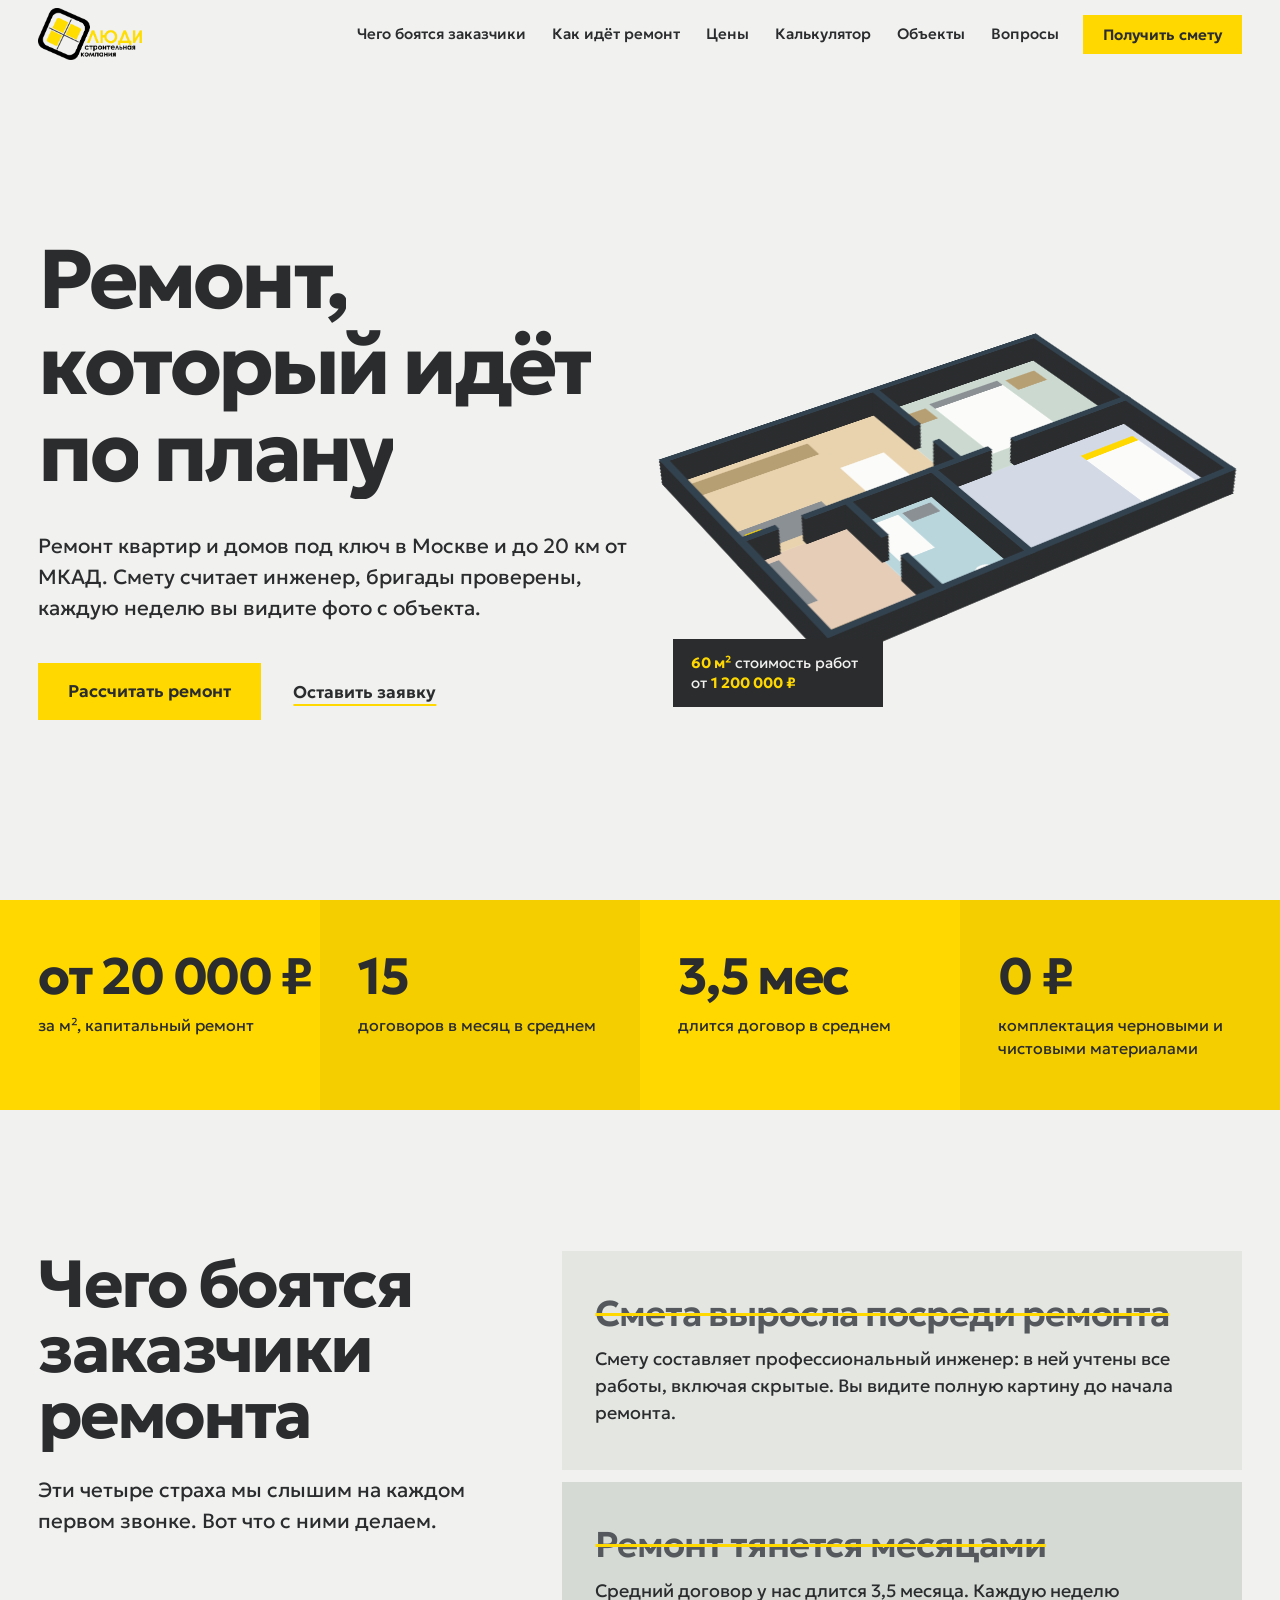
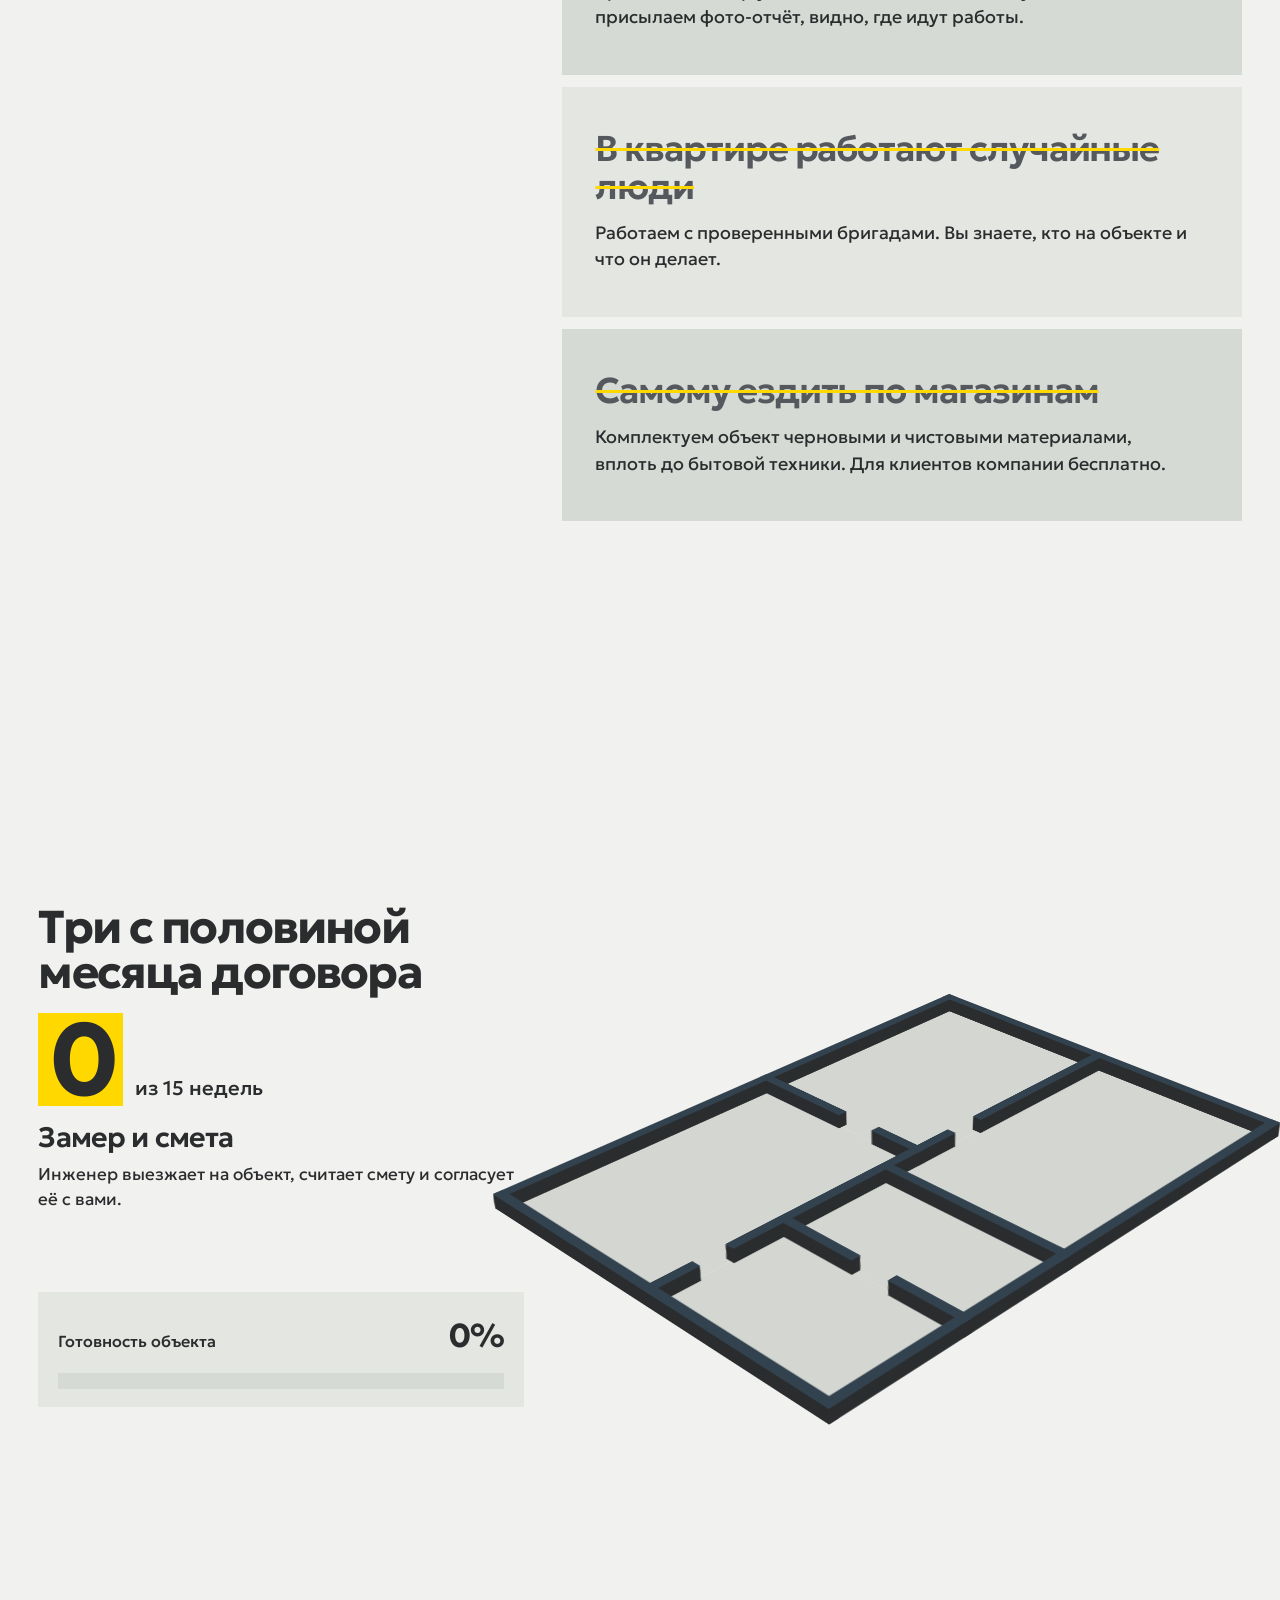
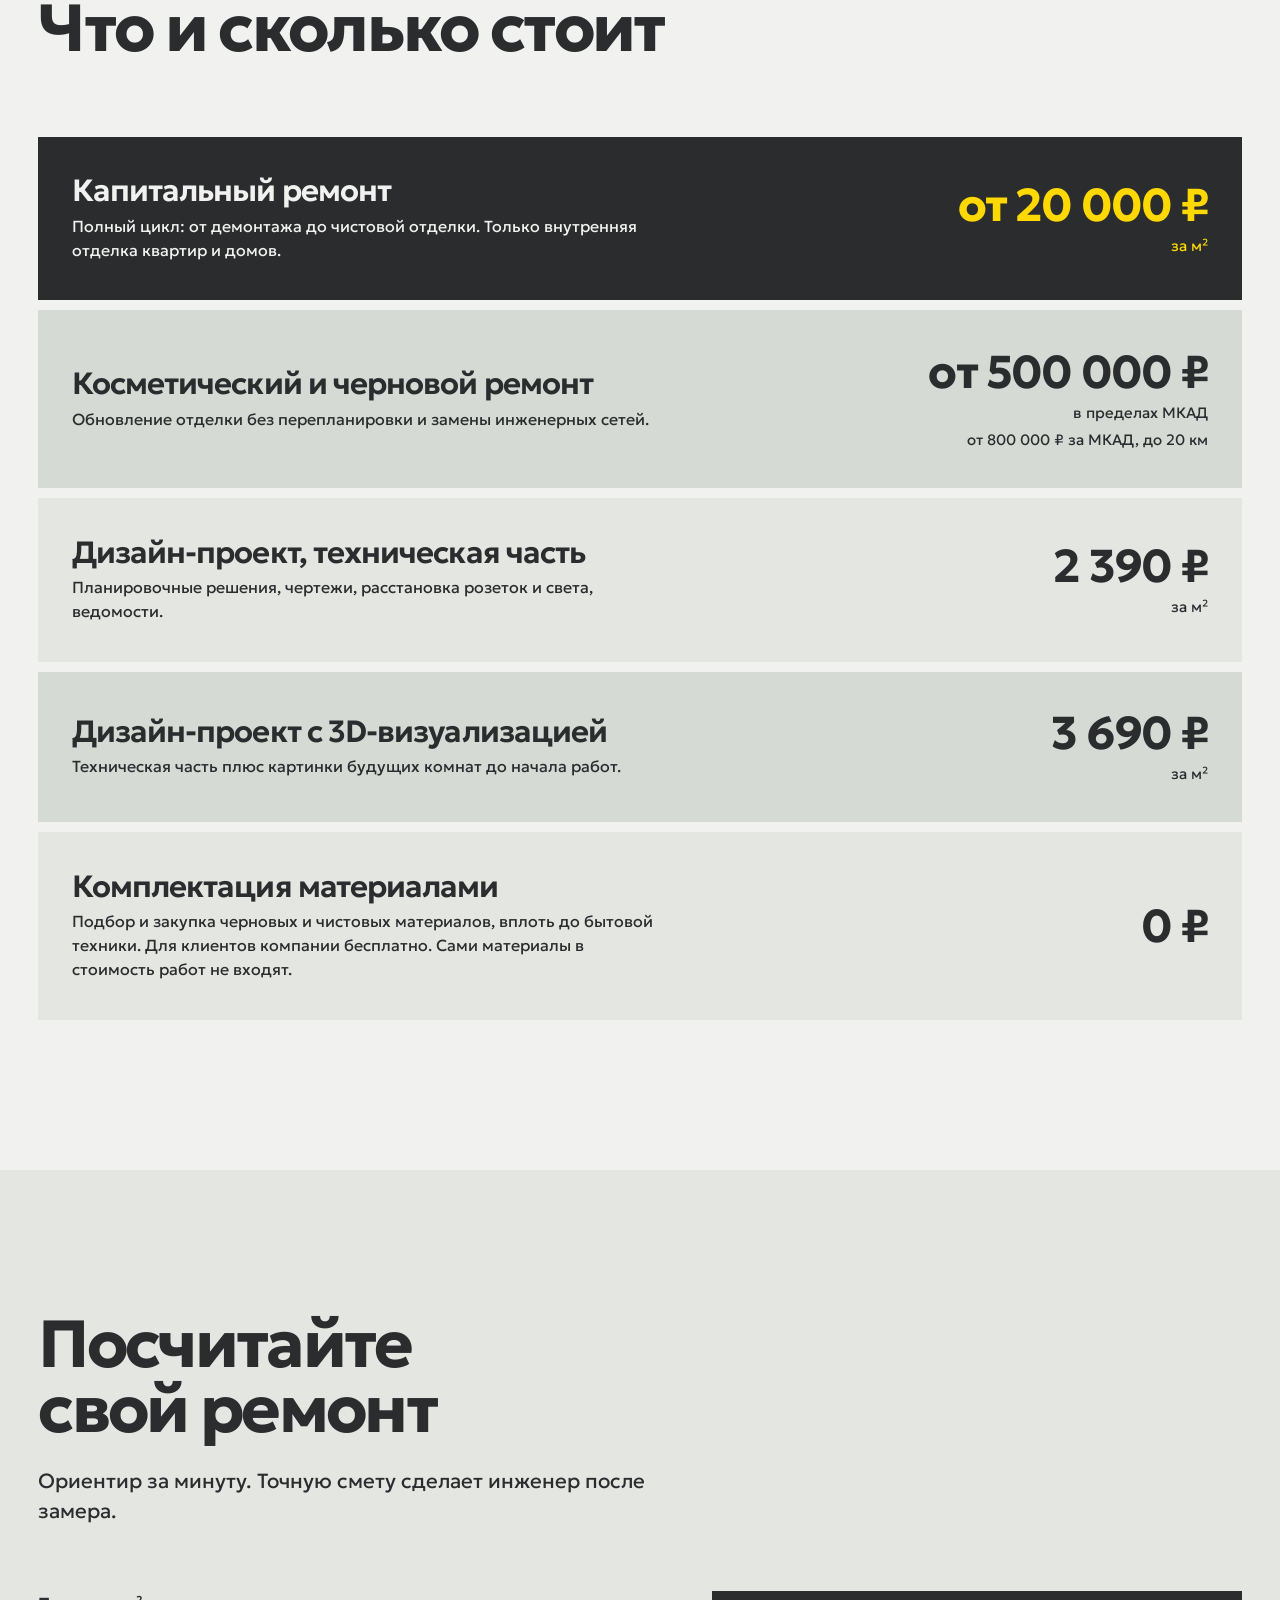
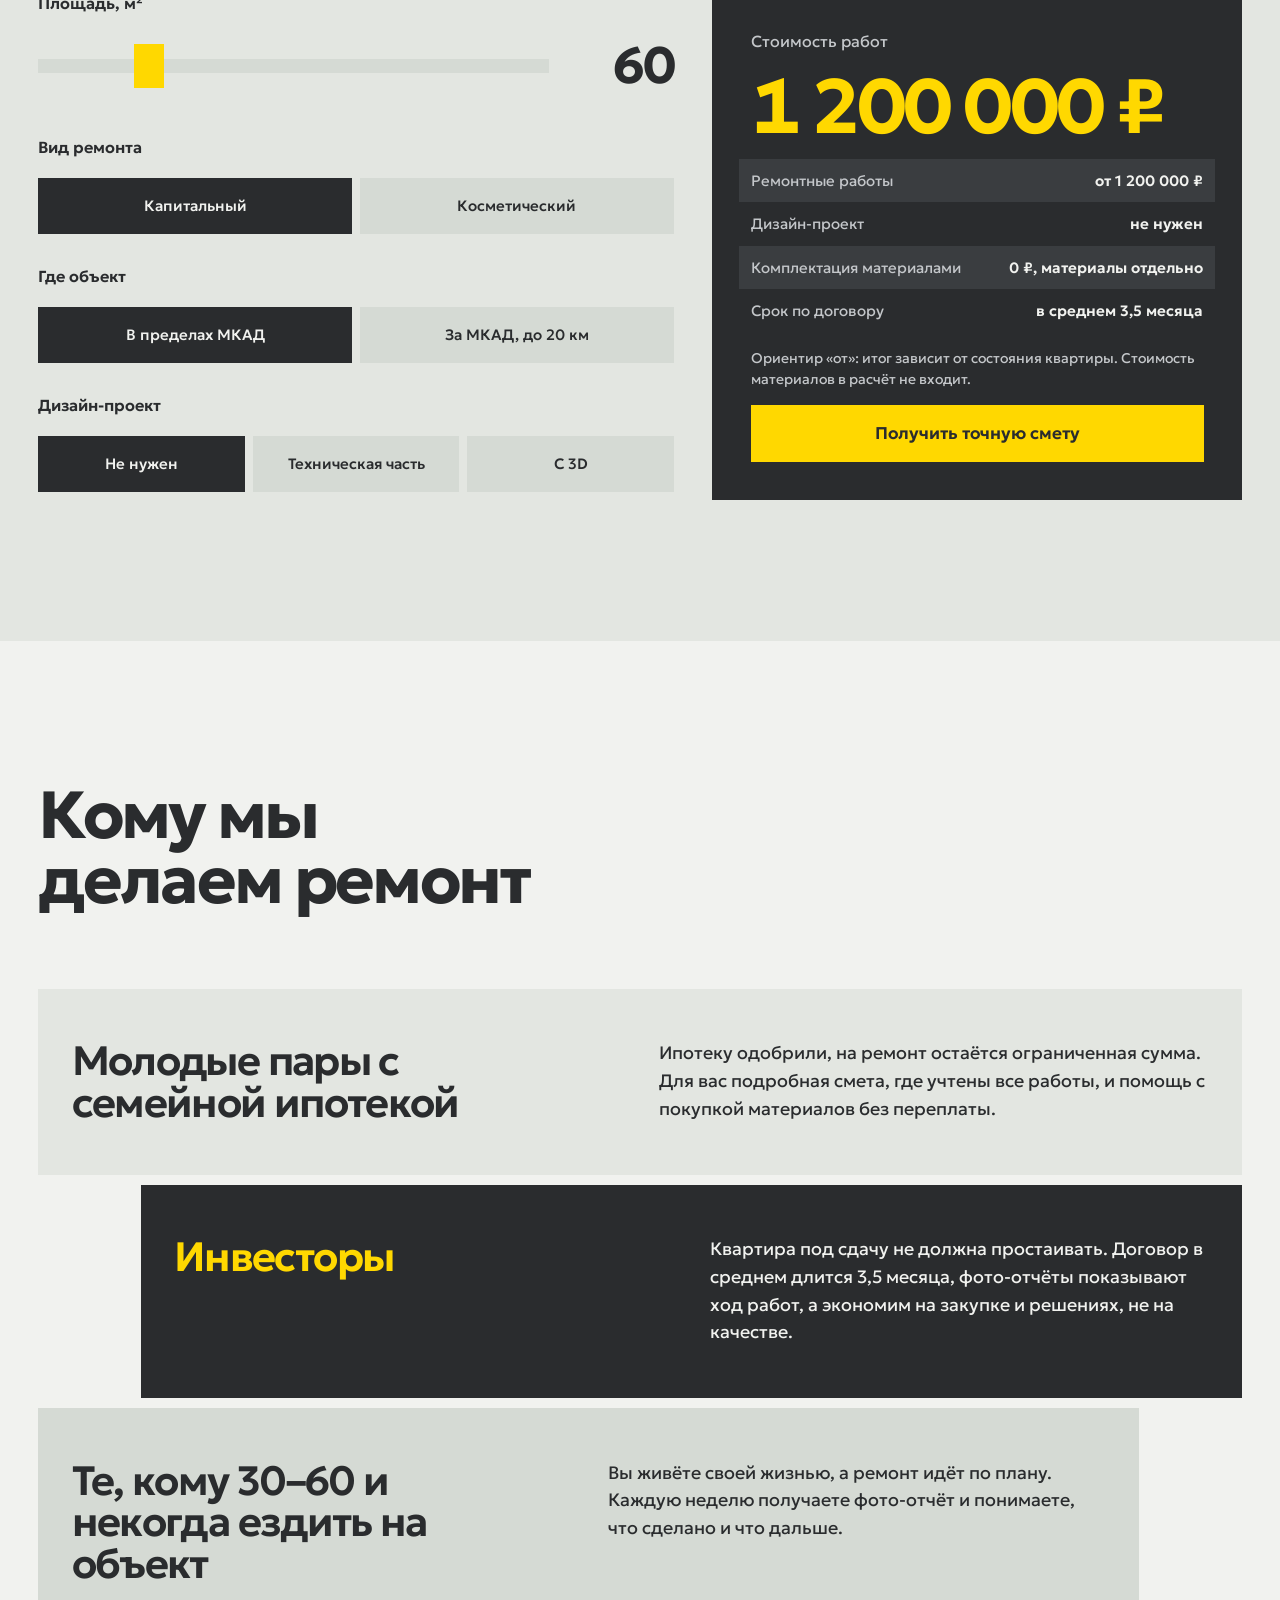
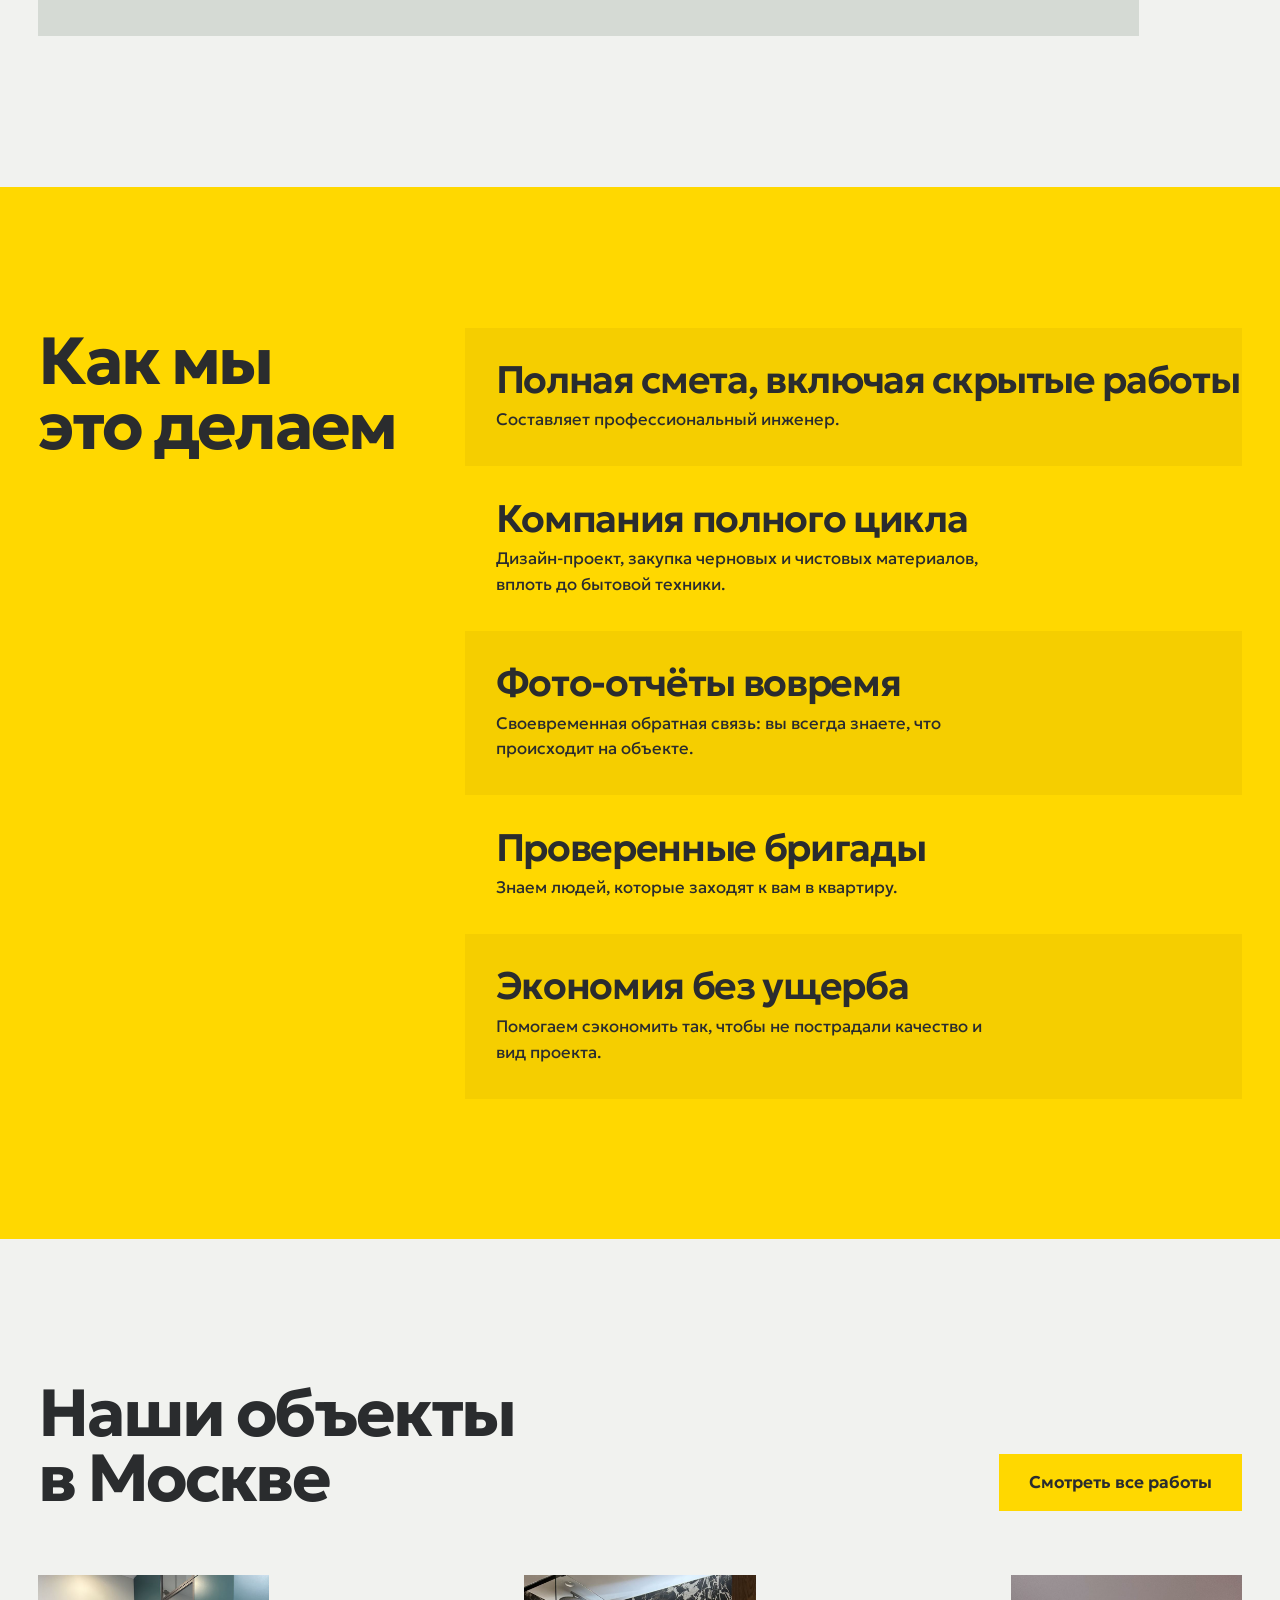
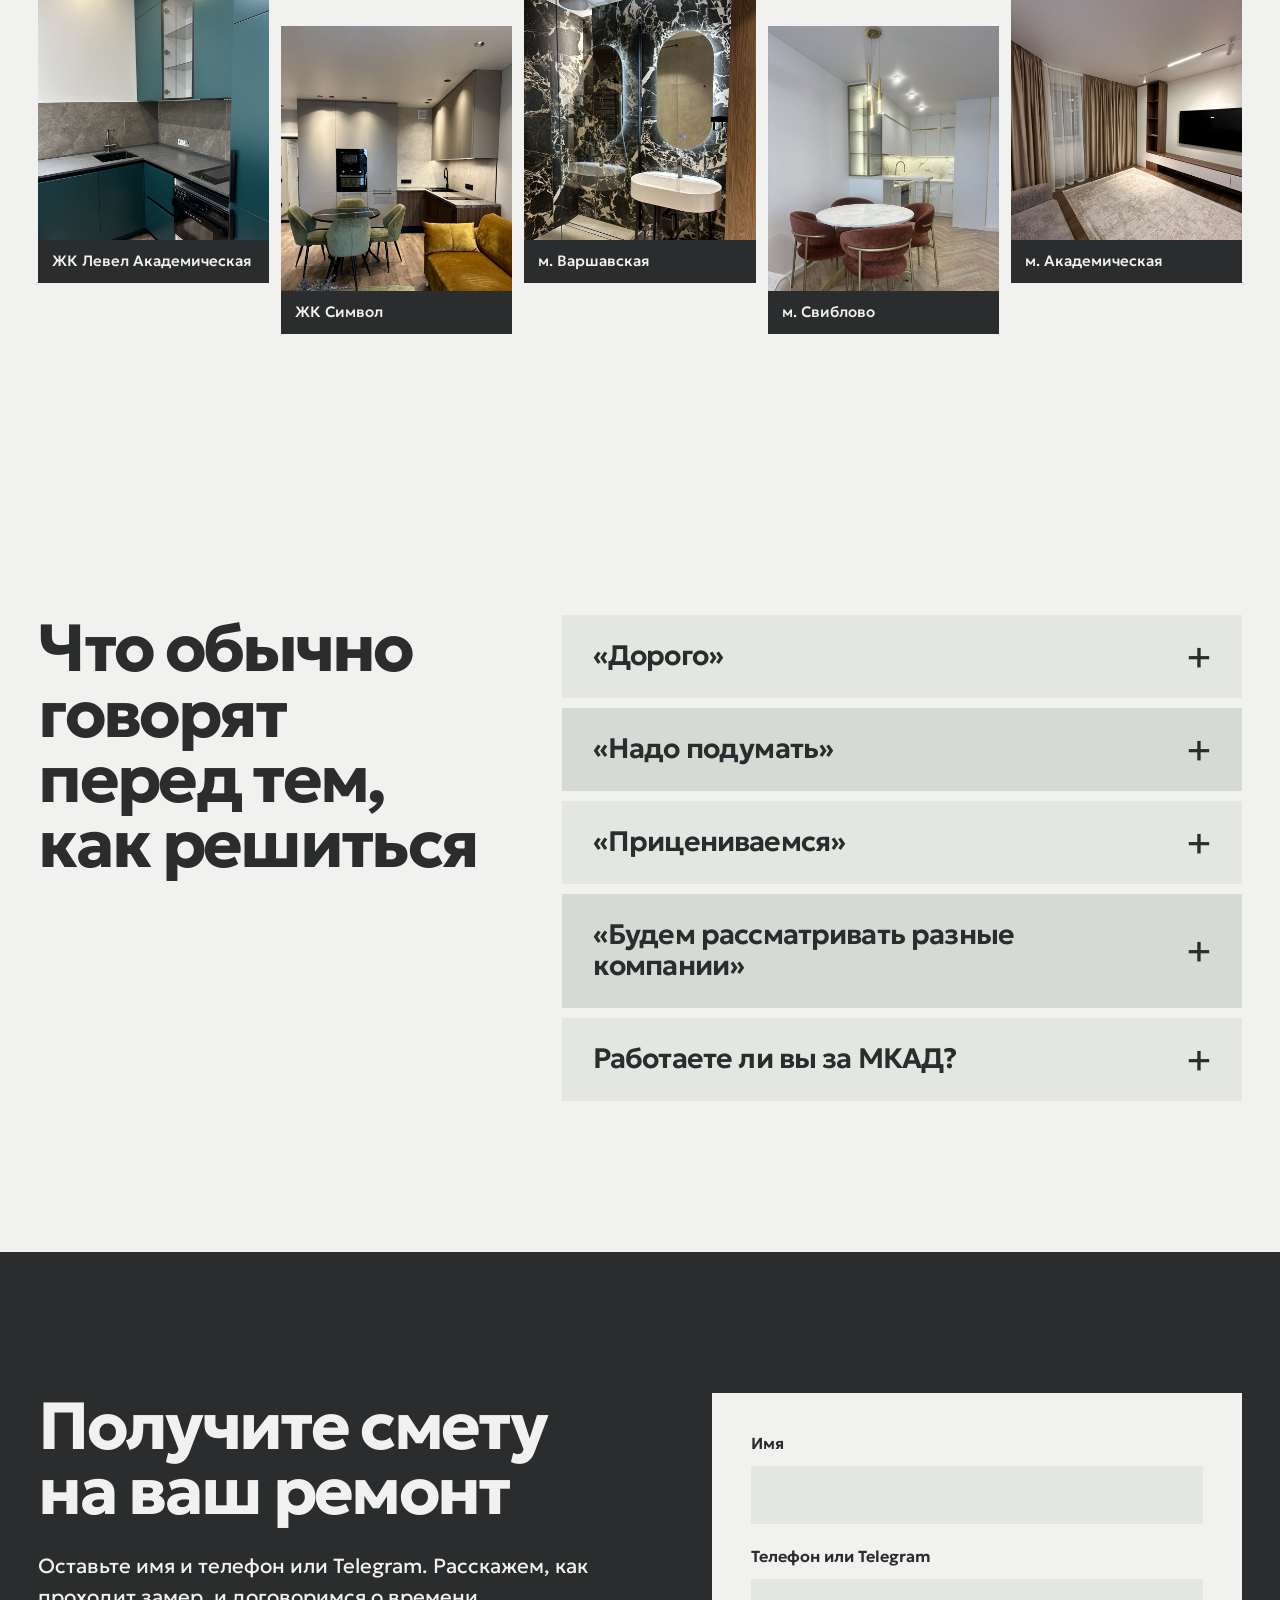
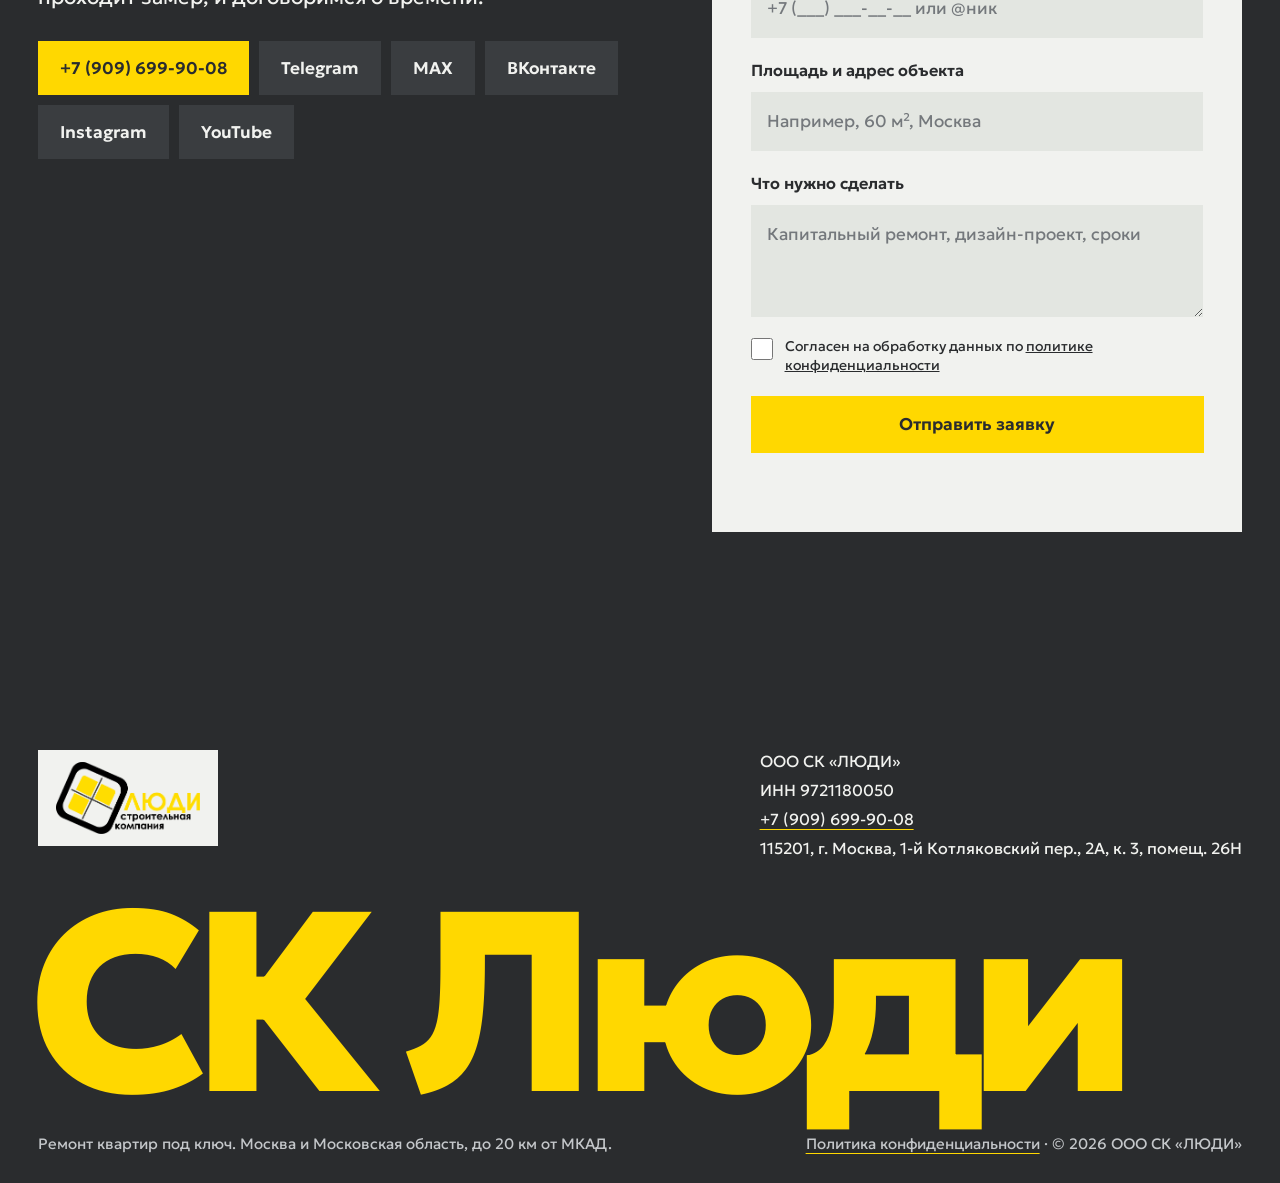
<file: index.html>
<!doctype html>
<html lang="ru">
<head>
<meta charset="utf-8">
<meta name="viewport" content="width=device-width, initial-scale=1">
<title>СК Люди — ремонт квартир под ключ в Москве и МО</title>
<meta name="description" content="Ремонт квартир под ключ в Москве и до 20 км от МКАД: капитальный от 20 000 ₽/м², косметический от 500 000 ₽. Смета от инженера со всеми работами, фото-отчёты, комплектация материалами бесплатно.">
<meta property="og:title" content="СК Люди — ремонт квартир под ключ">
<meta property="og:description" content="Ремонт квартир под ключ в Москве и МО. Смета от инженера, проверенные бригады, фото-отчёты каждую неделю.">
<meta property="og:type" content="website">
<meta name="theme-color" content="#F1F2EF">
<script>document.documentElement.classList.add('js')</script>
<link rel="icon" href="img/logo.png">
<link rel="preconnect" href="https://fonts.googleapis.com">
<link rel="preconnect" href="https://fonts.gstatic.com" crossorigin>
<link href="https://fonts.googleapis.com/css2?family=Geologica:wght@300;400;500;600;700;800&display=swap" rel="stylesheet">
<link rel="stylesheet" href="styles.css">
</head>
<body>

<header class="header" id="header">
  <div class="header__inner">
    <a class="logo" href="#top" aria-label="СК Люди, на главную"><img src="img/logo.png" width="88" height="44" alt="СК Люди, строительная компания"></a>
    <nav class="nav" id="nav" aria-label="Разделы">
      <a href="#why">Чего боятся заказчики</a>
      <a href="#way">Как идёт ремонт</a>
      <a href="#price">Цены</a>
      <a href="#calc">Калькулятор</a>
      <a href="#works">Объекты</a>
      <a href="#faq">Вопросы</a>
    </nav>
    <a class="btn btn--small header__cta" href="#contact"><span>Получить смету</span></a>
    <button class="burger" id="burger" aria-label="Меню" aria-expanded="false"><i></i><i></i></button>
  </div>
</header>

<main id="top">

<!-- HERO -->
<section class="hero">
  <div class="hero__text">
    <h1 class="hero__title" data-split>Ремонт, который идёт по плану</h1>
    <p class="hero__lead">Ремонт квартир и домов под ключ в Москве и до 20 км от МКАД. Смету считает инженер, бригады проверены, каждую неделю вы видите фото с объекта.</p>
    <div class="hero__actions">
      <a class="btn" href="#calc" data-magnet><span>Рассчитать ремонт</span></a>
      <a class="textlink" href="#contact">Оставить заявку</a>
    </div>
  </div>
  <div class="hero__plan" aria-label="Схема квартиры 60 м²">
    <div class="iso" id="heroIso"></div>
    <p class="tag tag--hero"><b>60 м²</b> стоимость работ от <b>1 200 000 ₽</b></p>
  </div>
</section>

<!-- NUMBERS -->
<section class="facts" aria-label="Коротко о компании">
  <div class="facts__item" data-reveal><p class="facts__n">от <span data-target="20" data-fmt="k">20</span> 000 ₽</p><p class="facts__t">за м², капитальный ремонт</p></div>
  <div class="facts__item" data-reveal><p class="facts__n"><span data-target="15">15</span></p><p class="facts__t">договоров в месяц в среднем</p></div>
  <div class="facts__item" data-reveal><p class="facts__n">3,5 мес</p><p class="facts__t">длится договор в среднем</p></div>
  <div class="facts__item" data-reveal><p class="facts__n">0 ₽</p><p class="facts__t">комплектация черновыми и чистовыми материалами</p></div>
</section>

<!-- WHY -->
<section class="why" id="why">
  <div class="why__head">
    <h2 class="h2" data-reveal>Чего боятся заказчики ремонта</h2>
    <p class="lead" data-reveal>Эти четыре страха мы слышим на каждом первом звонке. Вот что с ними делаем.</p>
  </div>
  <ol class="why__list">
    <li class="why__row" data-reveal>
      <p class="why__fear">Смета выросла посреди ремонта</p>
      <p class="why__fix">Смету составляет профессиональный инженер: в ней учтены все работы, включая скрытые. Вы видите полную картину до начала ремонта.</p>
    </li>
    <li class="why__row" data-reveal>
      <p class="why__fear">Ремонт тянется месяцами</p>
      <p class="why__fix">Средний договор у нас длится 3,5 месяца. Каждую неделю присылаем фото-отчёт, видно, где идут работы.</p>
    </li>
    <li class="why__row" data-reveal>
      <p class="why__fear">В квартире работают случайные люди</p>
      <p class="why__fix">Работаем с проверенными бригадами. Вы знаете, кто на объекте и что он делает.</p>
    </li>
    <li class="why__row" data-reveal>
      <p class="why__fear">Самому ездить по магазинам</p>
      <p class="why__fix">Комплектуем объект черновыми и чистовыми материалами, вплоть до бытовой техники. Для клиентов компании бесплатно.</p>
    </li>
  </ol>
</section>

<!-- WAY: scroll scene -->
<section class="way" id="way" aria-label="Как идёт ремонт">
  <div class="way__sticky">
    <div class="way__copy">
      <h2 class="h2 way__title">Три с половиной месяца договора</h2>
      <p class="way__week"><b id="wayWeek">0</b> <span>из 15 недель</span></p>
      <div class="way__steps" id="waySteps">
        <div class="way__step is-active" data-s="0"><h3>Замер и смета</h3><p>Инженер выезжает на объект, считает смету и согласует её с вами.</p></div>
        <div class="way__step" data-s="1"><h3>Демонтаж и черновые</h3><p>Убираем лишнее, закупаем черновые материалы по нашей комплектации.</p></div>
        <div class="way__step" data-s="2"><h3>Инженерные сети и стяжка</h3><p>Электрика, сантехника, выравнивание полов. Фото-отчёт каждую неделю.</p></div>
        <div class="way__step" data-s="3"><h3>Стены и потолки</h3><p>Штукатурка, выравнивание, плитка в санузле.</p></div>
        <div class="way__step" data-s="4"><h3>Чистовая отделка</h3><p>Полы, покраска, двери, сантехника, свет.</p></div>
        <div class="way__step" data-s="5"><h3>Сдача объекта</h3><p>Финальная уборка и приёмка вместе с вами, фото-отчёт по каждому помещению.</p></div>
      </div>
      <div class="way__prog" aria-label="Готовность объекта">
        <p class="way__prog-t"><span>Готовность объекта</span><b id="wayPct">0%</b></p>
        <div class="way__bar"><i id="wayBar"></i></div>
      </div>
    </div>
    <div class="way__plan"><div class="iso iso--scene" id="sceneIso"></div></div>
  </div>
</section>

<!-- PRICE -->
<section class="price" id="price">
  <h2 class="h2" data-reveal>Что и сколько стоит</h2>
  <ul class="price__list">
    <li class="price__row price__row--main" data-reveal>
      <div class="price__what"><h3>Капитальный ремонт</h3><p>Полный цикл: от демонтажа до чистовой отделки. Только внутренняя отделка квартир и домов.</p></div>
      <p class="price__val">от 20 000 ₽<span>за м²</span></p>
    </li>
    <li class="price__row" data-reveal>
      <div class="price__what"><h3>Косметический и черновой ремонт</h3><p>Обновление отделки без перепланировки и замены инженерных сетей.</p></div>
      <p class="price__val">от 500 000 ₽<span>в пределах МКАД</span><span>от 800 000 ₽ за МКАД, до 20 км</span></p>
    </li>
    <li class="price__row" data-reveal>
      <div class="price__what"><h3>Дизайн-проект, техническая часть</h3><p>Планировочные решения, чертежи, расстановка розеток и света, ведомости.</p></div>
      <p class="price__val">2 390 ₽<span>за м²</span></p>
    </li>
    <li class="price__row" data-reveal>
      <div class="price__what"><h3>Дизайн-проект с 3D-визуализацией</h3><p>Техническая часть плюс картинки будущих комнат до начала работ.</p></div>
      <p class="price__val">3 690 ₽<span>за м²</span></p>
    </li>
    <li class="price__row price__row--free" data-reveal>
      <div class="price__what"><h3>Комплектация материалами</h3><p>Подбор и закупка черновых и чистовых материалов, вплоть до бытовой техники. Для клиентов компании бесплатно. Сами материалы в стоимость работ не входят.</p></div>
      <p class="price__val">0 ₽</p>
    </li>
  </ul>
</section>

<!-- CALC -->
<section class="calc" id="calc">
  <div class="calc__head">
    <h2 class="h2" data-reveal>Посчитайте свой ремонт</h2>
    <p class="lead" data-reveal>Ориентир за минуту. Точную смету сделает инженер после замера.</p>
  </div>
  <div class="calc__box" data-reveal>
    <div class="calc__ctrl">
      <div class="field">
        <label for="area">Площадь, м²</label>
        <div class="range"><input type="range" id="area" min="25" max="200" value="60" step="1"><output id="areaOut">60</output></div>
      </div>
      <fieldset class="seg" aria-label="Вид ремонта">
        <legend>Вид ремонта</legend>
        <label><input type="radio" name="kind" value="cap" checked><span>Капитальный</span></label>
        <label><input type="radio" name="kind" value="cos"><span>Косметический</span></label>
      </fieldset>
      <fieldset class="seg" aria-label="Где объект">
        <legend>Где объект</legend>
        <label><input type="radio" name="where" value="in" checked><span>В пределах МКАД</span></label>
        <label><input type="radio" name="where" value="out"><span>За МКАД, до 20 км</span></label>
      </fieldset>
      <fieldset class="seg seg--3" aria-label="Дизайн-проект">
        <legend>Дизайн-проект</legend>
        <label><input type="radio" name="design" value="none" checked><span>Не нужен</span></label>
        <label><input type="radio" name="design" value="tech"><span>Техническая часть</span></label>
        <label><input type="radio" name="design" value="3d"><span>С 3D</span></label>
      </fieldset>
    </div>
    <div class="calc__out" aria-live="polite">
      <p class="calc__label">Стоимость работ</p>
      <p class="calc__big"><span id="cTotal">1 200 000</span> ₽</p>
      <dl class="calc__lines">
        <div><dt>Ремонтные работы</dt><dd id="cRepair">1 200 000 ₽</dd></div>
        <div><dt>Дизайн-проект</dt><dd id="cDesign">не нужен</dd></div>
        <div><dt>Комплектация материалами</dt><dd>0 ₽, материалы отдельно</dd></div>
        <div><dt>Срок по договору</dt><dd>в среднем 3,5 месяца</dd></div>
      </dl>
      <p class="calc__note" id="cNote">Ориентир «от»: итог зависит от состояния квартиры. Стоимость материалов в расчёт не входит.</p>
      <a class="btn btn--wide" id="calcGo" href="#contact"><span>Получить точную смету</span></a>
    </div>
  </div>
</section>

<!-- WHO -->
<section class="who" id="who">
  <h2 class="h2" data-reveal>Кому мы делаем ремонт</h2>
  <div class="who__rows">
    <article class="who__row who__row--a" data-reveal>
      <h3>Молодые пары с семейной ипотекой</h3>
      <p>Ипотеку одобрили, на ремонт остаётся ограниченная сумма. Для вас подробная смета, где учтены все работы, и помощь с покупкой материалов без переплаты.</p>
    </article>
    <article class="who__row who__row--b" data-reveal>
      <h3>Инвесторы</h3>
      <p>Квартира под сдачу не должна простаивать. Договор в среднем длится 3,5 месяца, фото-отчёты показывают ход работ, а экономим на закупке и решениях, не на качестве.</p>
    </article>
    <article class="who__row who__row--c" data-reveal>
      <h3>Те, кому 30–60 и некогда ездить на объект</h3>
      <p>Вы живёте своей жизнью, а ремонт идёт по плану. Каждую неделю получаете фото-отчёт и понимаете, что сделано и что дальше.</p>
    </article>
  </div>
</section>

<!-- UTP -->
<section class="utp" id="utp">
  <h2 class="h2" data-reveal>Как мы это делаем</h2>
  <ul class="utp__list">
    <li data-reveal><h3>Полная смета, включая скрытые работы</h3><p>Составляет профессиональный инженер.</p></li>
    <li data-reveal><h3>Компания полного цикла</h3><p>Дизайн-проект, закупка черновых и чистовых материалов, вплоть до бытовой техники.</p></li>
    <li data-reveal><h3>Фото-отчёты вовремя</h3><p>Своевременная обратная связь: вы всегда знаете, что происходит на объекте.</p></li>
    <li data-reveal><h3>Проверенные бригады</h3><p>Знаем людей, которые заходят к вам в квартиру.</p></li>
    <li data-reveal><h3>Экономия без ущерба</h3><p>Помогаем сэкономить так, чтобы не пострадали качество и вид проекта.</p></li>
  </ul>
</section>

<!-- WORKS -->
<section class="works" id="works">
  <div class="works__head">
    <h2 class="h2" data-reveal>Наши объекты в Москве</h2>
    <a class="btn" href="https://luminaprod.ru/disk/primery-rabot-ppt" target="_blank" rel="noopener" data-reveal><span>Смотреть все работы</span></a>
  </div>
  <div class="works__grid">
    <figure class="ph" data-reveal><img src="img/level-1.jpg" width="900" height="1200" alt="ЖК Левел Академическая, фото 1" loading="lazy" class="is-on"><img src="img/level-2.jpg" width="900" height="1200" alt="ЖК Левел Академическая, фото 2" loading="lazy"><img src="img/level-3.jpg" width="900" height="1200" alt="ЖК Левел Академическая, фото 3" loading="lazy"><figcaption>ЖК Левел Академическая</figcaption></figure>
    <figure class="ph" data-reveal><img src="img/simvol-1.jpg" width="900" height="1200" alt="ЖК Символ, фото 1" loading="lazy" class="is-on"><img src="img/simvol-2.jpg" width="900" height="1200" alt="ЖК Символ, фото 2" loading="lazy"><img src="img/simvol-3.jpg" width="900" height="1200" alt="ЖК Символ, фото 3" loading="lazy"><figcaption>ЖК Символ</figcaption></figure>
    <figure class="ph" data-reveal><img src="img/varsh-1.jpg" width="900" height="1200" alt="м. Варшавская, фото 1" loading="lazy" class="is-on"><img src="img/varsh-2.jpg" width="900" height="1200" alt="м. Варшавская, фото 2" loading="lazy"><img src="img/varsh-3.jpg" width="900" height="1200" alt="м. Варшавская, фото 3" loading="lazy"><figcaption>м. Варшавская</figcaption></figure>
    <figure class="ph" data-reveal><img src="img/sviblovo-1.jpg" width="900" height="1200" alt="м. Свиблово, фото 1" loading="lazy" class="is-on"><img src="img/sviblovo-2.jpg" width="900" height="1200" alt="м. Свиблово, фото 2" loading="lazy"><img src="img/sviblovo-3.jpg" width="900" height="1200" alt="м. Свиблово, фото 3" loading="lazy"><figcaption>м. Свиблово</figcaption></figure>
    <figure class="ph" data-reveal><img src="img/akad-1.jpg" width="900" height="1200" alt="м. Академическая, фото 1" loading="lazy" class="is-on"><img src="img/akad-2.jpg" width="900" height="1200" alt="м. Академическая, фото 2" loading="lazy"><img src="img/akad-3.jpg" width="900" height="1200" alt="м. Академическая, фото 3" loading="lazy"><figcaption>м. Академическая</figcaption></figure>
  </div>
</section>

<!-- FAQ -->
<section class="faq" id="faq">
  <h2 class="h2" data-reveal>Что обычно говорят перед тем, как решиться</h2>
  <div class="faq__list">
    <details data-reveal>
      <summary>«Дорого»</summary>
      <p>Цены открытые: капитальный ремонт от 20 000 ₽ за м², комплектация материалами бесплатно. Экономить мы помогаем на закупке и решениях, не на качестве и не на виде проекта.</p>
    </details>
    <details data-reveal>
      <summary>«Надо подумать»</summary>
      <p>Конечно. Прикиньте бюджет в калькуляторе выше, а когда будете готовы, оставьте заявку: инженер приедет, замерит объект и составит смету. Решать после этого вам.</p>
    </details>
    <details data-reveal>
      <summary>«Прицениваемся»</summary>
      <p>Сравнивайте не только итоговую цифру. Спросите у каждой компании, кто составляет смету, учтены ли в ней скрытые работы, кто работает на объекте, будут ли фото-отчёты и входит ли закупка материалов. У нас на всё это есть ответ.</p>
    </details>
    <details data-reveal>
      <summary>«Будем рассматривать разные компании»</summary>
      <p>Хорошо, так и надо. Пришлите план квартиры, и мы покажем, как выглядит наша смета. Её удобно положить рядом с другими и сравнить по строчкам.</p>
    </details>
    <details data-reveal>
      <summary>Работаете ли вы за МКАД?</summary>
      <p>Да, в Москве и Московской области до 20 км от МКАД. Косметический ремонт за МКАД от 800 000 ₽.</p>
    </details>
  </div>
</section>

<!-- CONTACT -->
<section class="contact" id="contact">
  <div class="contact__text">
    <h2 class="h2" data-reveal>Получите смету на ваш ремонт</h2>
    <p class="lead" data-reveal>Оставьте имя и телефон или Telegram. Расскажем, как проходит замер, и договоримся о времени.</p>
    <ul class="links" data-reveal>
      <li><a class="links__tel" href="tel:+79096999008">+7 (909) 699-90-08</a></li>
      <li><a href="https://t.me/sk_ludi" target="_blank" rel="noopener">Telegram</a></li>
      <li><a href="https://max.ru/id9721180050_biz" target="_blank" rel="noopener">MAX</a></li>
      <li><a href="https://vk.ru/clubskpeoplemsk" target="_blank" rel="noopener">ВКонтакте</a></li>
      <li><a href="https://www.instagram.com/sk_ludi/" target="_blank" rel="noopener">Instagram</a></li>
      <li><a href="https://www.youtube.com/@СК_ЛЮДИ/shorts" target="_blank" rel="noopener">YouTube</a></li>
    </ul>
  </div>
  <form class="form" id="leadForm" data-reveal novalidate>
    <input type="text" name="_gotcha" style="display:none" tabindex="-1" autocomplete="off">
    <input type="hidden" name="calc" id="calcField">
    <div class="field"><label for="fName">Имя</label><input id="fName" name="name" type="text" autocomplete="name" required></div>
    <div class="field"><label for="fPhone">Телефон или Telegram</label><input id="fPhone" name="phone" type="tel" autocomplete="tel" placeholder="+7 (___) ___-__-__ или @ник" required></div>
    <div class="field"><label for="fArea">Площадь и адрес объекта</label><input id="fArea" name="object" type="text" placeholder="Например, 60 м², Москва"></div>
    <div class="field"><label for="fMsg">Что нужно сделать</label><textarea id="fMsg" name="message" rows="3" placeholder="Капитальный ремонт, дизайн-проект, сроки"></textarea></div>
    <label class="check"><input type="checkbox" name="consent" required><span>Согласен на обработку данных по <a href="privacy.html" target="_blank">политике конфиденциальности</a></span></label>
    <button class="btn btn--wide" type="submit"><span>Отправить заявку</span></button>
    <p class="form__note" id="formNote" role="status"></p>
  </form>
</section>

</main>

<footer class="footer">
  <div class="footer__top">
    <a class="footer__logo" href="#top" aria-label="СК Люди, наверх"><img src="img/logo.png" width="144" height="72" alt="СК Люди, строительная компания" loading="lazy"></a>
    <address class="footer__req">
      <p>ООО СК «ЛЮДИ»</p>
      <p>ИНН 9721180050</p>
      <p><a href="tel:+79096999008">+7 (909) 699-90-08</a></p>
      <p>115201, г. Москва, 1-й Котляковский пер., 2А, к. 3, помещ. 26Н</p>
    </address>
  </div>
  <p class="footer__name" aria-hidden="true">СК Люди</p>
  <div class="footer__row">
    <p>Ремонт квартир под ключ. Москва и Московская область, до 20 км от МКАД.</p>
    <p><a href="privacy.html">Политика конфиденциальности</a> · © <span id="year">2026</span> ООО СК «ЛЮДИ»</p>
  </div>
</footer>

<script src="script.js"></script>
</body>
</html>
</file>
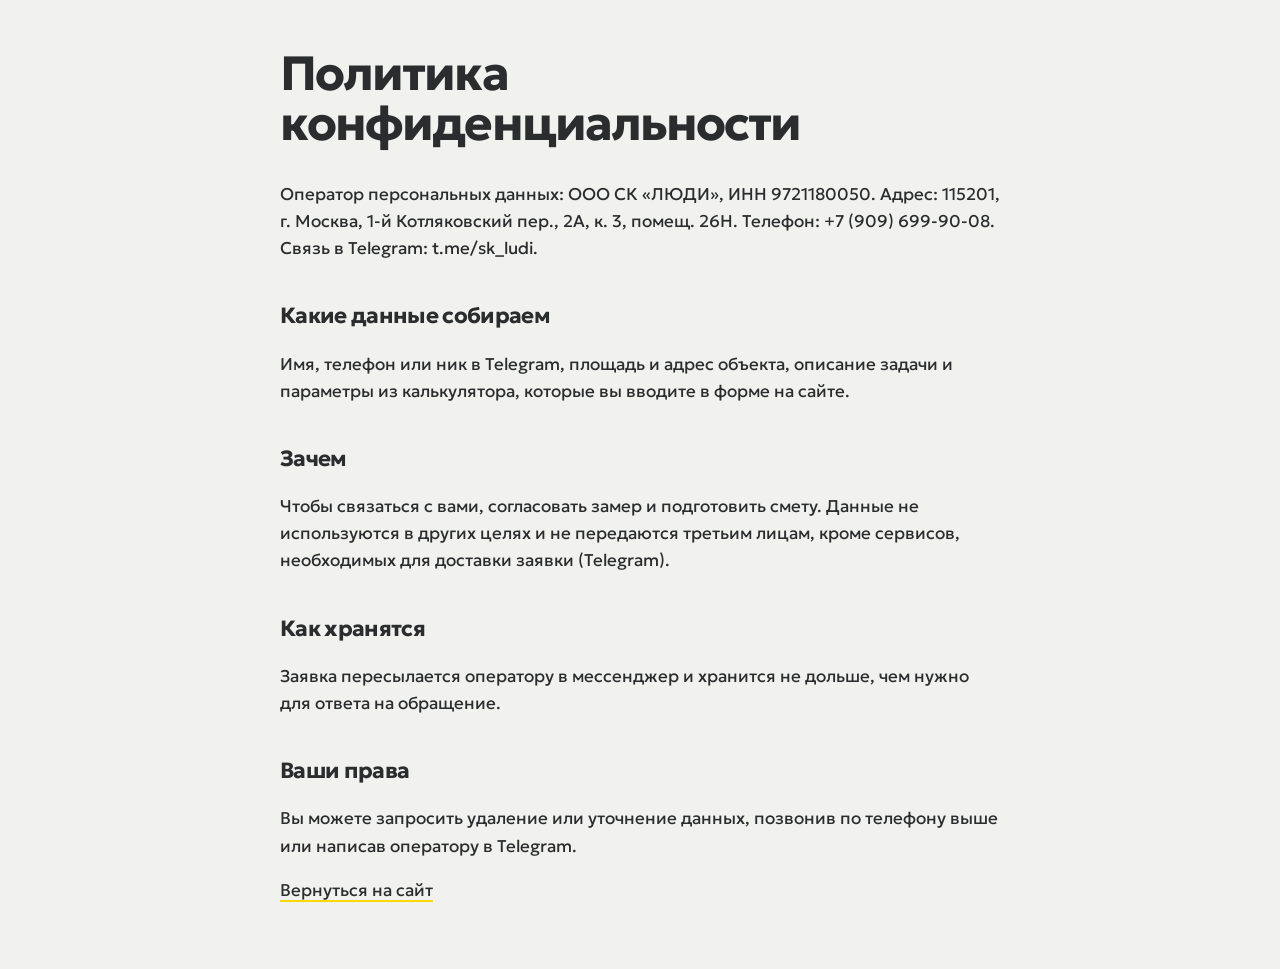
<file: privacy.html>
<!doctype html>
<html lang="ru">
<head>
<meta charset="utf-8">
<meta name="viewport" content="width=device-width, initial-scale=1">
<title>Политика конфиденциальности — СК Люди</title>
<meta name="robots" content="noindex">
<link href="https://fonts.googleapis.com/css2?family=Geologica:wght@400;600;700&display=swap" rel="stylesheet">
<style>
body{margin:0;background:#F1F2EF;color:#2A2C2E;font:17px/1.6 'Geologica',system-ui,sans-serif;padding:48px 16px}
main{max-width:720px;margin:0 auto}
h1{font-weight:700;font-size:clamp(30px,5vw,48px);letter-spacing:-.04em;line-height:1.05;margin:0 0 32px}
h2{font-size:22px;letter-spacing:-.03em;margin:36px 0 10px}
a{color:#2A2C2E;text-decoration-color:#FFD800;text-decoration-thickness:2px;text-underline-offset:4px}
</style>
</head>
<body>
<main>
<h1>Политика конфиденциальности</h1>
<p>Оператор персональных данных: ООО СК «ЛЮДИ», ИНН 9721180050. Адрес: 115201, г. Москва, 1-й Котляковский пер., 2А, к. 3, помещ. 26Н. Телефон: +7 (909) 699-90-08. Связь в Telegram: t.me/sk_ludi.</p>
<h2>Какие данные собираем</h2>
<p>Имя, телефон или ник в Telegram, площадь и адрес объекта, описание задачи и параметры из калькулятора, которые вы вводите в форме на сайте.</p>
<h2>Зачем</h2>
<p>Чтобы связаться с вами, согласовать замер и подготовить смету. Данные не используются в других целях и не передаются третьим лицам, кроме сервисов, необходимых для доставки заявки (Telegram).</p>
<h2>Как хранятся</h2>
<p>Заявка пересылается оператору в мессенджер и хранится не дольше, чем нужно для ответа на обращение.</p>
<h2>Ваши права</h2>
<p>Вы можете запросить удаление или уточнение данных, позвонив по телефону выше или написав оператору в Telegram.</p>
<p><a href="index.html">Вернуться на сайт</a></p>
</main>
</body>
</html>
</file>
<file: styles.css>
:root{
  --ground:#F1F2EF; --ink:#2A2C2E; --soft:#55595D; --acc:#FFD800; --acc-d:#E6BE00;
  --field:#E3E6E1; --field2:#D5DAD4; --white:#FBFBF9;
  --m:clamp(16px,3vw,40px);
  --ease:cubic-bezier(.2,.7,.1,1);
  font-family:'Geologica',system-ui,sans-serif;
}
*{box-sizing:border-box;margin:0;padding:0}
html{overflow-x:clip;scroll-behavior:auto;-webkit-text-size-adjust:100%}
body{background:var(--ground);color:var(--ink);font:400 17px/1.55 "Geologica",system-ui,sans-serif;overflow-x:clip}
img{display:block;max-width:100%;height:auto}
a{color:inherit}
ul,ol{list-style:none}
:focus-visible{outline:3px solid var(--ink);outline-offset:3px}
.contact :focus-visible,.footer :focus-visible,.price__row--main :focus-visible,.calc__out :focus-visible{outline-color:var(--acc)}
::selection{background:var(--acc);color:var(--ink)}
h1,h2,h3{font-weight:600;letter-spacing:-.03em;line-height:1}

.h2{font-size:clamp(34px,5.2vw,76px);font-weight:700;letter-spacing:-.04em;line-height:.98;max-width:16ch;text-wrap:balance}
.lead{font-size:clamp(18px,1.6vw,22px);line-height:1.5;max-width:46ch;color:var(--ink)}

section{padding:clamp(80px,11vw,170px) var(--m)}

/* header */
.header{position:fixed;inset:0 0 auto 0;z-index:50;background:var(--ground);transition:background .3s}
.header.scrolled{background:var(--field)}
.header__inner{display:flex;align-items:center;gap:24px;min-width:0;padding:8px var(--m);max-width:1760px;margin:auto}
.logo{display:flex;align-items:center;text-decoration:none;flex-shrink:0}
.logo img{height:52px;width:auto;display:block}
.nav{display:flex;gap:26px;margin-left:auto}
.nav a{white-space:nowrap;text-decoration:none;font-size:15px;font-weight:500;padding:6px 0;transition:color .2s}
.nav a:hover{text-decoration:underline;text-decoration-color:var(--acc);text-decoration-thickness:3px;text-underline-offset:6px}
.header__cta{flex-shrink:0}
.burger{display:none;width:44px;height:44px;border:0;background:var(--ink);cursor:pointer;position:relative;flex-shrink:0}
.burger i{position:absolute;left:12px;right:12px;height:2px;background:var(--ground);transition:transform .3s var(--ease)}
.burger i:first-child{top:17px}.burger i:last-child{top:25px}
.burger.is-open i:first-child{transform:translateY(4px) rotate(45deg)}
.burger.is-open i:last-child{transform:translateY(-4px) rotate(-45deg)}

/* buttons */
.btn{display:inline-flex;align-items:center;justify-content:center;background:var(--acc);color:var(--ink);font:600 17px/1 'Geologica',sans-serif;text-decoration:none;padding:20px 30px;border:0;cursor:pointer;transition:background .2s,transform .25s var(--ease);will-change:transform}
.btn:hover{background:var(--acc-d)}
.btn:active{transform:scale(.97)}
.btn--small{padding:12px 20px;font-size:15px}
.btn--wide{width:100%}
.textlink{font-weight:600;text-decoration:underline;text-decoration-thickness:2px;text-underline-offset:6px;text-decoration-color:var(--acc);transition:text-underline-offset .25s var(--ease)}
.textlink:hover{text-underline-offset:10px}

/* hero */
.hero{display:grid;grid-template-columns:minmax(0,1.05fr) minmax(0,1fr);gap:var(--m);align-items:center;min-height:100svh;padding-top:120px;padding-bottom:60px;max-width:1760px;margin:auto}
.hero__title{font-size:clamp(42px,6.5vw,104px);font-weight:700;letter-spacing:-.045em;line-height:.96;margin-bottom:32px}
.hero__title .w{display:inline-block;overflow:hidden;vertical-align:top;padding-bottom:.08em}
.hero__title .w>span{display:inline-block;transform:translateY(105%);animation:rise 1s var(--ease) forwards;animation-delay:calc(var(--i)*90ms + 150ms)}
@keyframes rise{to{transform:none}}
.hero__lead{font-size:clamp(18px,1.6vw,22px);line-height:1.5;max-width:44ch;margin-bottom:40px;opacity:0;animation:fade .9s var(--ease) .6s forwards}
.hero__actions{display:flex;align-items:center;gap:32px;flex-wrap:wrap;opacity:0;animation:fade .9s var(--ease) .8s forwards}
@keyframes fade{to{opacity:1}}
.hero__plan{position:relative;aspect-ratio:6/5;width:100%}
.tag{position:absolute;background:var(--ink);color:var(--ground);padding:14px 18px;font-size:15px;line-height:1.35;max-width:210px}
.tag b{color:var(--acc);font-weight:700;white-space:nowrap}
.tag--hero{left:0;bottom:2%;opacity:0;animation:fade .9s var(--ease) 1.4s forwards}

/* iso plan (pseudo-3D) */
.iso{position:absolute;inset:0;perspective:1600px}
.iso__stage{position:absolute;inset:10% 9% 6% 5%;transform-style:preserve-3d;transform:rotateX(var(--rx,56deg)) rotateZ(var(--rz,-34deg));transition:transform .5s var(--ease)}
.iso__layer{position:absolute;inset:0;width:100%;height:100%;overflow:visible}
.iso__layer svg{width:100%;height:100%;overflow:visible;display:block}
.iso .rm{transition:fill .6s ease}
.iso .wall{stroke:var(--ink);stroke-width:10;stroke-linecap:square}
.iso .wall--top{stroke:#32424F}
.iso .furn{transition:opacity .6s ease}

/* facts */
.facts{display:grid;grid-template-columns:repeat(4,1fr);gap:0;padding:0;background:var(--acc)}
.facts__item{padding:clamp(28px,4vw,56px) var(--m);min-width:0}
.facts__item:nth-child(even){background:#F5CE00}
.facts__n{font-size:clamp(30px,4vw,64px);font-weight:700;letter-spacing:-.045em;line-height:1;margin-bottom:12px;white-space:nowrap}
.facts__t{font-size:16px;line-height:1.4;max-width:22ch}

/* why */
.why{display:grid;grid-template-columns:minmax(0,5fr) minmax(0,7fr);gap:var(--m);max-width:1760px;margin:auto}
.why__head{position:sticky;top:110px;align-self:start;display:grid;gap:28px}
.why__row{display:grid;gap:14px;padding:clamp(28px,3.4vw,48px) clamp(20px,2.6vw,36px);background:var(--field);margin-bottom:12px;transition:background .3s}
.why__row:nth-child(even){background:var(--field2)}
.why__row:hover{background:var(--white)}
.why__fear{font-size:clamp(24px,2.8vw,40px);font-weight:600;letter-spacing:-.03em;line-height:1.05;color:var(--soft);text-decoration:line-through;text-decoration-color:var(--acc);text-decoration-thickness:3px}
.why__fix{font-size:clamp(17px,1.4vw,20px);line-height:1.5;max-width:50ch}

/* way: scroll scene */
.way{position:relative;height:620vh;padding:0}
.way__sticky{position:sticky;top:0;height:100svh;display:grid;grid-template-columns:minmax(0,5fr) minmax(0,7fr);gap:var(--m);align-items:center;padding:96px var(--m) 32px;max-width:1760px;margin:auto}
.way__copy{display:grid;gap:18px;align-content:center;min-width:0}
.way__title{font-size:clamp(30px,3.6vw,56px)}
.way__week{display:flex;align-items:baseline;gap:12px}
.way__week b{font-size:clamp(64px,8vw,128px);font-weight:700;letter-spacing:-.06em;line-height:.9;color:var(--ink);background:var(--acc);padding:0 .12em;min-width:1.1ch;font-variant-numeric:tabular-nums}
.way__week span{font-size:20px;font-weight:500}
.way__steps{position:relative;min-height:150px}
.way__step{position:absolute;inset:0 auto auto 0;opacity:0;transform:translateY(16px);transition:opacity .45s var(--ease),transform .45s var(--ease);pointer-events:none;max-width:44ch}
.way__step.is-active{opacity:1;transform:none;pointer-events:auto}
.way__step h3{font-size:clamp(22px,2.2vw,32px);margin-bottom:10px}
.way__step p{font-size:17px;line-height:1.5}
.way__prog{display:grid;gap:12px;background:var(--field);padding:18px 20px;max-width:520px}
.way__prog-t{display:flex;justify-content:space-between;align-items:baseline;font-size:16px;font-weight:500}
.way__prog-t b{font-size:clamp(26px,2.6vw,36px);font-weight:700;letter-spacing:-.03em;font-variant-numeric:tabular-nums}
.way__bar{height:16px;background:var(--field2)}
.way__bar i{display:block;height:100%;width:0;background:var(--acc);transition:width .25s linear}
.way__plan{position:relative;align-self:stretch;min-height:0}
.iso--scene .iso__stage{inset:4% 0 0}

/* price */
.price{max-width:1760px;margin:auto}
.price .h2{margin-bottom:clamp(40px,6vw,80px)}
.price__row{display:grid;grid-template-columns:minmax(0,1fr) minmax(0,auto);gap:var(--m);align-items:center;padding:clamp(24px,3vw,44px) clamp(20px,2.6vw,36px);background:var(--field);margin-bottom:10px;transition:background .3s,transform .4s var(--ease)}
.price__row:nth-child(even){background:var(--field2)}
.price__row:hover{background:var(--white);transform:translateX(8px)}
.price__row--main{background:var(--ink)!important;color:var(--ground)}
.price__row--main:hover{background:#3A3D40!important}
.price__row--main .price__val{color:var(--acc)}
.price__row--free .price__val{color:var(--ink)}
.price__what h3{font-size:clamp(22px,2.4vw,34px);margin-bottom:8px;letter-spacing:-.03em}
.price__what p{font-size:16px;max-width:54ch;line-height:1.5}
.price__val{font-size:clamp(28px,3.6vw,56px);font-weight:700;letter-spacing:-.04em;line-height:1;text-align:right;white-space:nowrap}
.price__val span{display:block;font-size:15px;font-weight:400;letter-spacing:0;margin-top:8px;line-height:1.3}

/* calc */
.calc{background:var(--field);display:grid;gap:clamp(36px,5vw,64px)}
.calc>*{max-width:1760px;width:100%;margin-inline:auto}
.calc__head{display:grid;gap:24px}
.calc__box{display:grid;grid-template-columns:minmax(0,6fr) minmax(0,5fr);gap:var(--m);align-items:stretch}
.calc__ctrl{display:grid;gap:30px;align-content:start}
.calc__out{background:var(--ink);color:var(--ground);padding:clamp(24px,3vw,44px);display:grid;gap:16px;align-content:start}
.calc__label{font-size:16px;color:#C4C7CA}
.calc__big{font-size:clamp(44px,6vw,92px);font-weight:700;letter-spacing:-.05em;line-height:.95;color:var(--acc);font-variant-numeric:tabular-nums}
.calc__lines>div{display:flex;justify-content:space-between;gap:16px;padding:10px 0}
.calc__lines>div:nth-child(odd){background:#3A3D40;padding-inline:12px;margin-inline:-12px}
.calc__lines dt{color:#C4C7CA;font-size:15px}
.calc__lines dd{font-weight:600;text-align:right;font-size:15px}
.calc__note{font-size:14px;color:#C4C7CA;line-height:1.45}
.field{display:grid;gap:10px}
.field label,.seg legend{font-size:16px;font-weight:600}
.range{display:flex;align-items:center;gap:20px}
.range output{font-size:clamp(34px,4vw,56px);font-weight:700;letter-spacing:-.04em;min-width:3ch;text-align:right;font-variant-numeric:tabular-nums}
input[type=range]{-webkit-appearance:none;appearance:none;flex:1;height:44px;background:transparent;cursor:pointer}
input[type=range]::-webkit-slider-runnable-track{height:14px;background:var(--field2)}
input[type=range]::-moz-range-track{height:14px;background:var(--field2)}
input[type=range]::-webkit-slider-thumb{-webkit-appearance:none;width:30px;height:44px;background:var(--acc);border:0;margin-top:-15px;transition:transform .2s var(--ease)}
input[type=range]::-moz-range-thumb{width:30px;height:44px;background:var(--acc);border:0;border-radius:0}
input[type=range]:active::-webkit-slider-thumb{transform:scaleX(1.25)}
.seg{border:0;display:grid;grid-template-columns:1fr 1fr;gap:8px}
.seg--3{grid-template-columns:repeat(3,1fr)}
.seg legend{grid-column:1/-1;margin-bottom:10px;float:left;width:100%}
.seg label{display:block;position:relative}
.seg input{position:absolute;opacity:0;inset:0;cursor:pointer}
.seg span{display:flex;align-items:center;justify-content:center;text-align:center;min-height:56px;padding:10px 12px;background:var(--field2);font-size:15px;font-weight:500;line-height:1.2;transition:background .2s,color .2s}
.seg label:hover span{background:var(--white)}
.seg input:checked+span{background:var(--ink);color:var(--ground)}
.seg input:focus-visible+span{outline:3px solid var(--acc);outline-offset:2px}

/* who */
.who{max-width:1760px;margin:auto}
.who .h2{margin-bottom:clamp(40px,6vw,80px)}
.who__row{display:grid;grid-template-columns:minmax(0,1fr) minmax(0,1fr);gap:var(--m);padding:clamp(30px,4vw,60px) clamp(20px,2.6vw,36px);margin-bottom:10px;align-items:start}
.who__row h3{font-size:clamp(26px,3.2vw,48px);letter-spacing:-.04em;line-height:1.02;max-width:16ch}
.who__row p{font-size:clamp(17px,1.4vw,20px);max-width:48ch;line-height:1.55}
.who__row--a{background:var(--field)}
.who__row--b{background:var(--ink);color:var(--ground);margin-left:clamp(0px,8vw,140px)}
.who__row--b h3{color:var(--acc)}
.who__row--c{background:var(--field2);margin-right:clamp(0px,8vw,140px)}

/* utp */
.utp{background:var(--acc);display:grid;grid-template-columns:minmax(0,4fr) minmax(0,8fr);gap:var(--m);align-items:start}
.utp>*{max-width:none}
.utp .h2{position:sticky;top:110px;color:var(--ink)}
.utp__list{display:grid;gap:0}
.utp__list li{padding:clamp(22px,2.6vw,36px) 0 clamp(22px,2.6vw,36px) clamp(20px,2.4vw,32px);transition:padding .35s var(--ease),background .3s}
.utp__list li:nth-child(odd){background:#F5CE00}
.utp__list li:hover{padding-left:clamp(32px,4vw,56px);background:#FFE24D}
.utp__list h3{font-size:clamp(24px,3vw,44px);letter-spacing:-.035em;margin-bottom:8px}
.utp__list p{font-size:clamp(16px,1.3vw,19px);max-width:46ch}

/* works */
.works{max-width:1760px;margin:auto}
.works__head{display:flex;justify-content:space-between;align-items:end;gap:var(--m);flex-wrap:wrap;margin-bottom:clamp(36px,5vw,64px)}
.works__grid{display:grid;grid-template-columns:repeat(5,1fr);gap:12px;align-items:start}
.ph{position:relative;overflow:hidden;background:var(--field2);aspect-ratio:3/4}
.ph:nth-child(even){margin-top:clamp(20px,4vw,64px)}
.ph img{position:absolute;inset:0;width:100%;height:100%;object-fit:cover;opacity:0;transition:opacity 1s ease,transform 1.6s var(--ease)}
.ph img.is-on{opacity:1}
.ph:hover img{transform:scale(1.05)}
.ph figcaption{position:absolute;left:0;bottom:0;right:0;background:var(--ink);color:var(--ground);padding:12px 14px;font-size:15px;font-weight:500;line-height:1.25;z-index:2}

/* faq */
.faq{display:grid;grid-template-columns:minmax(0,5fr) minmax(0,7fr);gap:var(--m);max-width:1760px;margin:auto;align-items:start}
.faq .h2{position:sticky;top:110px}
details{background:var(--field);margin-bottom:10px;transition:background .3s}
details:nth-child(even){background:var(--field2)}
details[open]{background:var(--white)}
summary{list-style:none;cursor:pointer;padding:26px clamp(20px,2.4vw,32px);font-size:clamp(20px,2.2vw,30px);font-weight:600;letter-spacing:-.03em;line-height:1.1;display:flex;justify-content:space-between;gap:20px;align-items:center}
summary::-webkit-details-marker{display:none}
summary::after{content:"+";flex-shrink:0;font-size:40px;font-weight:400;line-height:.7;color:var(--ink);transition:transform .35s var(--ease)}
details[open] summary::after{transform:rotate(45deg)}
details p{padding:0 clamp(20px,2.4vw,32px) 28px;max-width:60ch;font-size:17px;line-height:1.6}

/* contact */
.contact{background:var(--ink);color:var(--ground);display:grid;grid-template-columns:minmax(0,6fr) minmax(0,5fr);gap:var(--m);align-items:start}
.contact__text{display:grid;gap:28px;position:sticky;top:110px}
.contact .lead{color:var(--ground)}
.contact .h2{color:var(--ground)}
.links{display:flex;flex-wrap:wrap;gap:10px}
.links a{display:block;padding:14px 22px;background:#3A3D40;text-decoration:none;font-weight:600;transition:background .2s,color .2s}
.links a:hover{background:var(--acc);color:var(--ink)}
.links .links__tel{background:var(--acc);color:var(--ink)}
.links .links__tel:hover{background:#F5CE00}
.form{background:var(--ground);color:var(--ink);padding:clamp(22px,3vw,40px);display:grid;gap:20px}
.form input[type=text],.form input[type=tel],.form textarea{width:100%;font:inherit;font-size:17px;padding:16px;background:var(--field);border:0;color:var(--ink);transition:background .2s}
.form input::placeholder,.form textarea::placeholder{color:#74787C}
.form input:focus,.form textarea:focus{outline:3px solid var(--ink);outline-offset:0;background:var(--white)}
.form textarea{resize:vertical}
.check{display:flex;gap:12px;align-items:flex-start;font-size:14px;line-height:1.4;cursor:pointer}
.check input{width:22px;height:22px;flex-shrink:0;accent-color:var(--ink);margin-top:1px}
.form__note{font-size:15px;min-height:1.4em}

/* footer */
.footer{background:var(--ink);color:var(--ground);padding:0 var(--m) 28px;overflow:hidden}
.footer__top{display:flex;justify-content:space-between;align-items:flex-start;gap:var(--m);flex-wrap:wrap;padding:clamp(40px,6vw,80px) 0 clamp(20px,3vw,40px)}
.footer__logo{background:var(--ground);padding:12px 18px;display:block}
.footer__logo img{height:72px;width:auto;display:block}
.footer__req{font-style:normal;display:grid;gap:6px;font-size:16px;line-height:1.45;max-width:44ch}
.footer__req a,.footer__row a{text-decoration-color:var(--acc);text-underline-offset:4px}
.footer__name{font-size:clamp(70px,20vw,380px);font-weight:800;letter-spacing:-.07em;line-height:.8;color:var(--acc);margin:0 0 28px -.04em;white-space:nowrap}
.footer__row{display:flex;justify-content:space-between;gap:20px;flex-wrap:wrap;font-size:15px;color:#C4C7CA}

/* reveal */
.js [data-reveal]{opacity:0;transform:translateY(26px);transition:opacity .9s var(--ease) var(--d,0ms),transform .9s var(--ease) var(--d,0ms)}
.js [data-reveal].is-in{opacity:1;transform:none}
.js .price__row[data-reveal].is-in:hover{transform:translateX(8px)}

/* breakpoints */
@media (max-width:1180px){.nav{gap:18px}.nav a{font-size:14px}}
@media (max-width:1100px){
  .nav{position:fixed;inset:60px 0 auto 0;background:var(--ground);flex-direction:column;gap:0;padding:8px var(--m) 24px;transform:translateY(-130%);transition:transform .4s var(--ease);margin:0}
  .nav.is-open{transform:none}
  .nav a{font-size:20px;padding:14px 0}
  .burger{display:block;margin-left:auto}
  .header__cta{margin-left:0}
}
@media (max-width:900px){
  .iso__stage{inset:12% 16% 8% 12%}
  .iso--scene .iso__stage{inset:2% 14% 0 10%}
  .hero{grid-template-columns:1fr;min-height:0;padding-top:104px}
  .hero__plan{max-width:560px;margin:0 auto}
  .facts{grid-template-columns:1fr 1fr}
  .why,.faq,.utp,.contact,.calc__box{grid-template-columns:1fr}
  .why__head,.faq .h2,.utp .h2,.contact__text{position:static}
  .who__row{grid-template-columns:1fr}
  .who__row--b,.who__row--c{margin-inline:0}
  .price__row{grid-template-columns:1fr}
  .price__val{text-align:left}
  .way{height:560vh}
  .way__sticky{grid-template-columns:1fr;grid-template-rows:minmax(0,40%) auto;gap:8px;padding-top:76px;align-items:start}
  .way__plan{order:-1;height:100%}
  .way__copy{gap:10px}
  .way__title{display:none}
  .way__steps{min-height:112px}
  .way__step h3{font-size:20px;margin-bottom:6px}
  .way__step p{font-size:15px}
  .way__week b{font-size:56px}
  .way__prog{padding:12px 14px}
  .works__grid{grid-template-columns:1fr 1fr}
  .ph:last-child{grid-column:1/-1;aspect-ratio:4/3;margin-top:0}
  .ph:nth-child(even){margin-top:0}
}
@media (max-width:560px){
  .header__cta{display:none}
  .seg--3{grid-template-columns:1fr}
  .facts__n{font-size:34px}
  .hero__actions{gap:20px}
  .btn{padding:18px 24px}
}
@media (max-width:380px){.logo{font-size:18px}}

@media (prefers-reduced-motion:reduce){
  .js [data-reveal]{opacity:1;transform:none;transition:none}
  .hero__title .w>span,.hero__lead,.hero__actions,.tag--hero{animation:none;opacity:1;transform:none}
  .iso__stage{transition:none}
}
</file>
